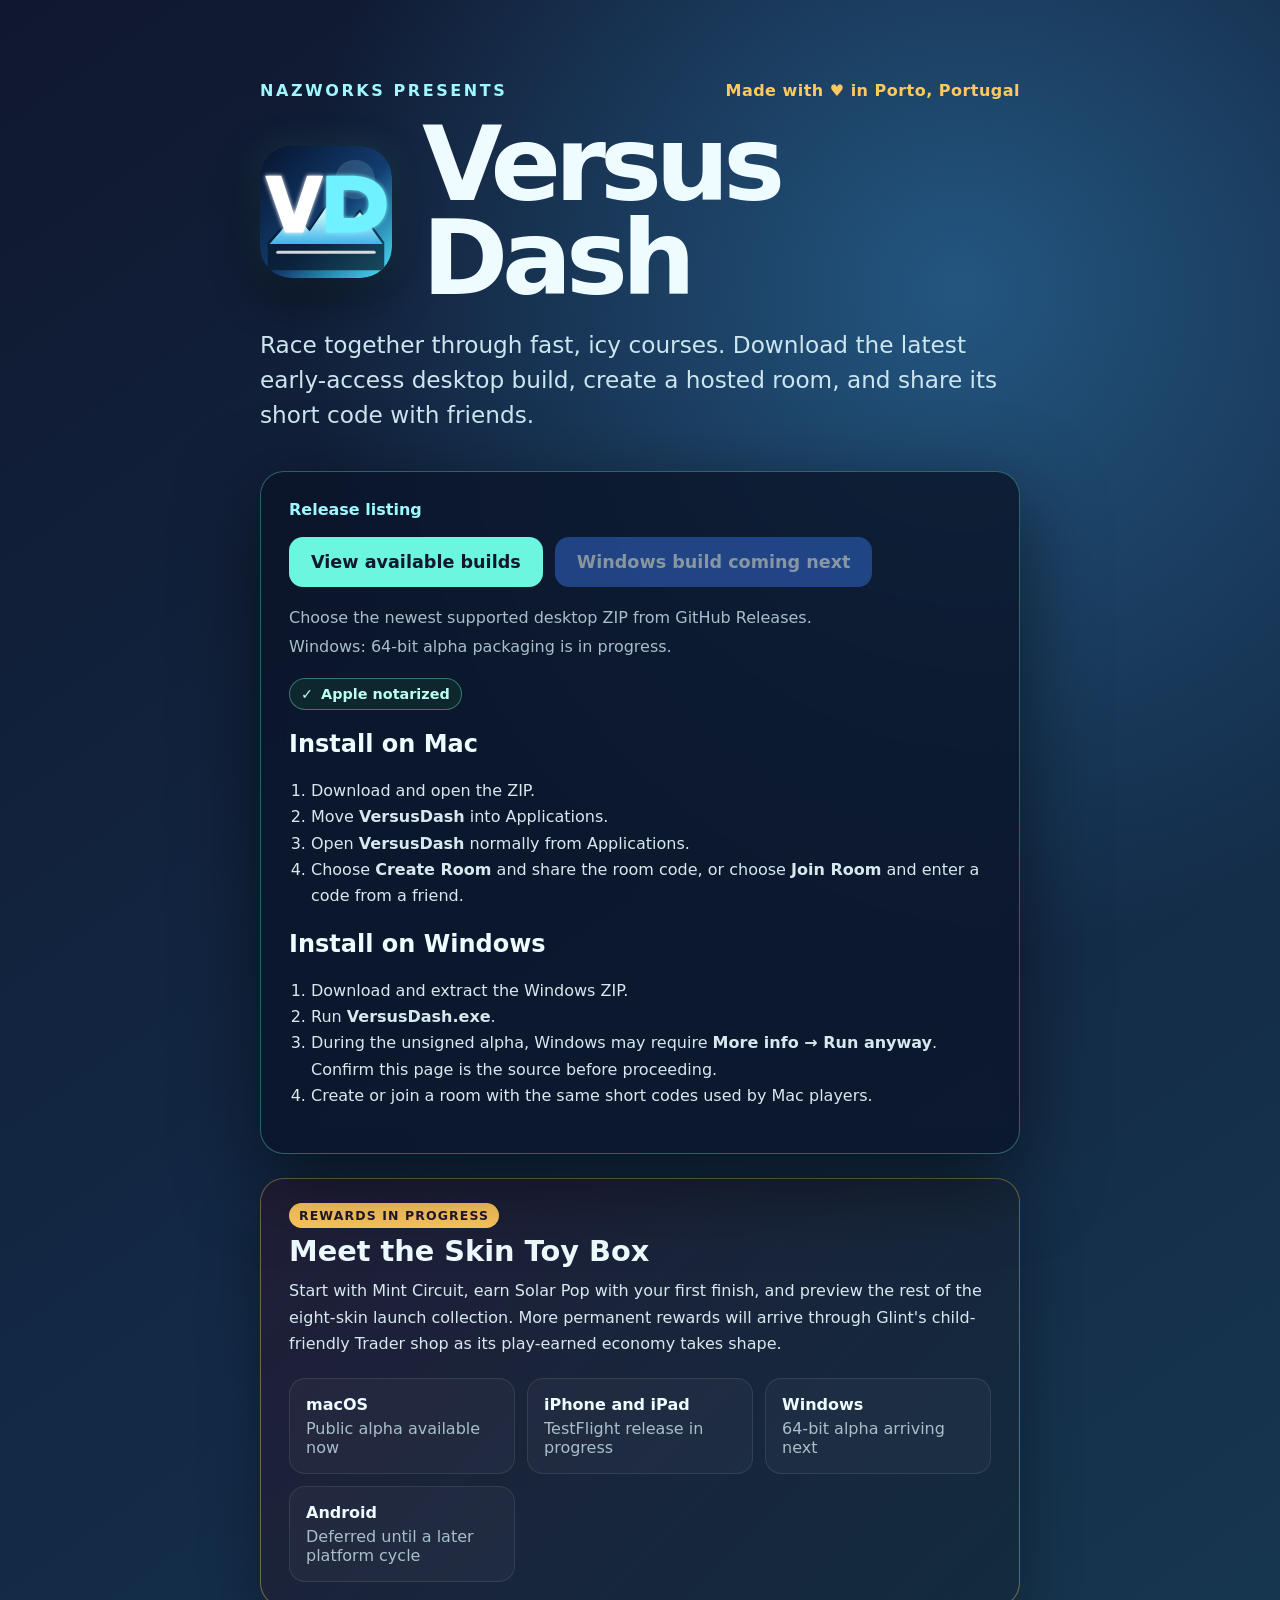
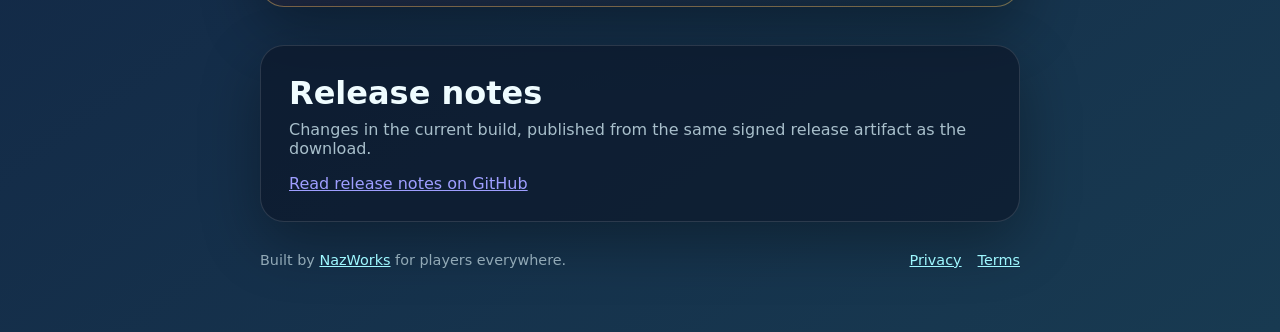
<file: site/index.html>
<!doctype html>
<html lang="en">
<head>
  <meta charset="utf-8">
  <meta name="viewport" content="width=device-width, initial-scale=1">
  <meta name="theme-color" content="#10182f">
  <link rel="icon" href="versusdash-icon.svg" type="image/svg+xml">
  <title>Download VersusDash</title>
  <style>
    :root { color-scheme: dark; font-family: ui-rounded, "SF Pro Rounded", system-ui, sans-serif; }
    * { box-sizing: border-box; }
    body { margin: 0; min-height: 100vh; color: #effcff; background: radial-gradient(circle at 75% 15%, #235680 0, transparent 35%), linear-gradient(145deg, #10182f, #132a47 55%, #183a51); }
    main { width: min(760px, calc(100% - 32px)); margin: 0 auto; padding: 9vh 0 64px; }
    .topline { display: flex; flex-wrap: wrap; align-items: center; justify-content: space-between; gap: 12px 24px; }
    .eyebrow { color: #9ff8ff; font-weight: 800; letter-spacing: .16em; text-transform: uppercase; }
    .porto { color: #ffc95f; font-weight: 750; letter-spacing: .03em; }
    .brand { display: flex; align-items: center; gap: clamp(16px, 4vw, 30px); margin: 18px 0 20px; }
    .brand-mark { width: clamp(88px, 17vw, 132px); height: auto; flex: 0 0 auto; border-radius: 24%; box-shadow: 0 18px 48px #0007, 0 0 34px #6cf5df22; }
    h1 { margin: 0; font-size: clamp(3rem, 9vw, 6.5rem); line-height: .9; letter-spacing: -.06em; }
    .lead { width: 100%; color: #cce6f0; font-size: clamp(1.15rem, 3vw, 1.45rem); line-height: 1.5; }
    .card { margin-top: 38px; padding: 28px; border: 1px solid #6cf5df55; border-radius: 24px; background: #0b1528cc; box-shadow: 0 24px 80px #0008; backdrop-filter: blur(12px); }
    .version { margin: 0 0 18px; color: #9ff8ff; font-weight: 700; }
    .download { display: inline-block; padding: 15px 22px; border-radius: 14px; color: #10182f; background: #6cf5df; font-size: 1.1rem; font-weight: 900; text-decoration: none; transition: transform .15s, box-shadow .15s; }
    .download:hover { transform: translateY(-2px); box-shadow: 0 12px 32px #6cf5df44; }
    .download[aria-disabled="true"] { opacity: .55; pointer-events: none; }
    .downloads { display: flex; flex-wrap: wrap; gap: 12px; }
    .download.windows { color: #effcff; background: #3266c9; }
    .download.windows:hover { box-shadow: 0 12px 32px #3266c966; }
    .build-meta { display: grid; gap: 4px; margin: 18px 0 0; }
    .meta { margin: 18px 0 0; color: #a8bfcb; line-height: 1.6; }
    .build-meta .meta { margin: 0; }
    .feature-note { margin-top: 24px; padding: 24px 28px; border: 1px solid #ffc95f66; border-radius: 24px; background: linear-gradient(135deg, #221c35dd, #122b3ddd); box-shadow: 0 20px 60px #0005; }
    .feature-note h2 { margin: 6px 0 10px; font-size: 1.8rem; }
    .feature-note p { margin: 0; color: #d7e9ef; line-height: 1.65; }
    .preview-pill { display: inline-block; padding: 5px 10px; border-radius: 999px; color: #21182e; background: #ffc95f; font-size: .78rem; font-weight: 900; letter-spacing: .09em; text-transform: uppercase; }
    .platforms { display: grid; grid-template-columns: repeat(auto-fit, minmax(180px, 1fr)); gap: 12px; margin-top: 20px; }
    .platform { padding: 16px; border: 1px solid #ffffff18; border-radius: 16px; background: #ffffff08; }
    .platform strong { display: block; margin-bottom: 5px; }
    .platform span { color: #a8bfcb; }
    .notes { margin-top: 38px; padding: 28px; border: 1px solid #ffffff20; border-radius: 24px; background: #0b1528aa; box-shadow: 0 20px 60px #0005; }
    .notes h2 { margin: 0 0 8px; font-size: 2rem; }
    .notes-intro { margin-top: 0; color: #a8bfcb; }
    .release-note { margin-top: 14px; padding: 20px; border: 1px solid #ffffff20; border-radius: 18px; background: #0b152899; }
    .release-note h3 { margin: 0 0 6px; }
    .release-note h3 a { color: #9ff8ff; text-decoration: none; }
    .release-date { margin: 0 0 12px; color: #91a9b6; font-size: .9rem; }
    .release-body { margin: 0; color: #d7e9ef; line-height: 1.55; white-space: pre-wrap; }
    .trust { display: inline-flex; align-items: center; gap: 8px; margin: 18px 0 0; padding: 7px 11px; border: 1px solid #6cf5df66; border-radius: 999px; color: #bafff2; background: #12332f99; font-size: .9rem; font-weight: 750; }
    ol { padding-left: 22px; color: #d7e9ef; line-height: 1.65; }
    code { color: #ffc95f; overflow-wrap: anywhere; }
    footer { display: flex; flex-wrap: wrap; justify-content: space-between; gap: 10px 20px; margin-top: 30px; color: #91a9b6; font-size: .9rem; }
    .legal-links { display: flex; gap: 16px; }
    footer a { color: #9ff8ff; }
  </style>
</head>
<body>
  <main>
    <div class="topline">
      <div class="eyebrow">NazWorks presents</div>
      <div class="porto">Made with ♥ in Porto, Portugal</div>
    </div>
    <div class="brand">
      <img class="brand-mark" src="versusdash-icon.svg" alt="" width="132" height="132">
      <h1>Versus<br>Dash</h1>
    </div>
    <p class="lead">Race together through fast, icy courses. Download the latest early-access desktop build, create a hosted room, and share its short code with friends.</p>
    <section class="card" aria-live="polite">
      <p class="version" id="version">Finding the current release…</p>
      <div class="downloads">
        <a class="download" id="mac-download" aria-disabled="true">Preparing Mac download…</a>
        <a class="download windows" id="windows-download" aria-disabled="true">Windows build coming next</a>
      </div>
      <div class="build-meta">
        <p class="meta" id="mac-details">Mac: universal Apple silicon and Intel build.</p>
        <p class="meta" id="windows-details">Windows: 64-bit alpha packaging is in progress.</p>
      </div>
      <p class="trust" aria-label="Apple notarized"><span aria-hidden="true">✓</span> Apple notarized</p>
      <h2>Install on Mac</h2>
      <ol>
        <li>Download and open the ZIP.</li>
        <li>Move <strong>VersusDash</strong> into Applications.</li>
        <li>Open <strong>VersusDash</strong> normally from Applications.</li>
        <li>Choose <strong>Create Room</strong> and share the room code, or choose <strong>Join Room</strong> and enter a code from a friend.</li>
      </ol>
      <h2>Install on Windows</h2>
      <ol>
        <li>Download and extract the Windows ZIP.</li>
        <li>Run <strong>VersusDash.exe</strong>.</li>
        <li>During the unsigned alpha, Windows may require <strong>More info → Run anyway</strong>. Confirm this page is the source before proceeding.</li>
        <li>Create or join a room with the same short codes used by Mac players.</li>
      </ol>
    </section>
    <section class="feature-note" aria-labelledby="skin-preview-title">
      <span class="preview-pill">Rewards in progress</span>
      <h2 id="skin-preview-title">Meet the Skin Toy Box</h2>
      <p>Start with Mint Circuit, earn Solar Pop with your first finish, and preview the rest of the eight-skin launch collection. More permanent rewards will arrive through Glint's child-friendly Trader shop as its play-earned economy takes shape.</p>
      <div class="platforms" aria-label="Platform availability">
        <div class="platform"><strong>macOS</strong><span>Public alpha available now</span></div>
        <div class="platform"><strong>iPhone and iPad</strong><span>TestFlight release in progress</span></div>
        <div class="platform"><strong>Windows</strong><span>64-bit alpha arriving next</span></div>
        <div class="platform"><strong>Android</strong><span>Deferred until a later platform cycle</span></div>
      </div>
    </section>
    <section class="notes" aria-labelledby="release-notes-title">
      <h2 id="release-notes-title">Release notes</h2>
      <p class="notes-intro">Changes in the current build, published from the same signed release artifact as the download.</p>
      <div id="release-notes" aria-live="polite">Loading recent releases…</div>
    </section>
    <footer>
      <span>Built by <a href="https://github.com/NazWorks/VersusDash-Downloads">NazWorks</a> for players everywhere.</span>
      <span class="legal-links"><a href="privacy/">Privacy</a><a href="terms/">Terms</a></span>
    </footer>
  </main>
  <script>
    const releasesUrl = "https://api.github.com/repos/NazWorks/VersusDash-Downloads/releases?per_page=20";
    const fallbackUrl = "https://github.com/NazWorks/VersusDash-Downloads/releases";
    const version = document.querySelector("#version");
    const macDownload = document.querySelector("#mac-download");
    const windowsDownload = document.querySelector("#windows-download");
    const macDetails = document.querySelector("#mac-details");
    const windowsDetails = document.querySelector("#windows-details");
    const releaseNotes = document.querySelector("#release-notes");

    function renderReleaseNotes(releases) {
      releaseNotes.textContent = "";
      const published = releases.filter(release => !release.draft).slice(0, 1);
      if (!published.length) {
        releaseNotes.textContent = "No release notes have been published yet.";
        return;
      }
      for (const release of published) {
        const article = document.createElement("article");
        article.className = "release-note";
        const heading = document.createElement("h3");
        const link = document.createElement("a");
        link.href = release.html_url;
        link.textContent = release.name || release.tag_name;
        heading.append(link);
        const date = document.createElement("p");
        date.className = "release-date";
        date.textContent = new Intl.DateTimeFormat(undefined, { dateStyle: "long" }).format(new Date(release.published_at));
        const body = document.createElement("p");
        body.className = "release-body";
        const publicBody = (release.body || "")
          .split(/\nSource revision:/, 1)[0]
          .trim();
        body.textContent = publicBody || "See the release on GitHub for details.";
        article.append(heading, date, body);
        releaseNotes.append(article);
      }
    }

    fetch(releasesUrl, { headers: { Accept: "application/vnd.github+json" } })
      .then(response => {
        if (!response.ok) throw new Error("release lookup failed");
        return response.json();
      })
      .then(releases => {
        const candidates = releases
          .filter(release => !release.draft)
          .sort((left, right) => Date.parse(right.published_at) - Date.parse(left.published_at));
        renderReleaseNotes(candidates);
        for (const release of candidates) {
          const macAsset = release.assets.find(item => item.name.endsWith("macOS-universal.zip"));
          if (!macAsset) continue;
          const windowsAsset = release.assets.find(item => item.name.endsWith("Windows-x86_64.zip"));
          version.textContent = `${release.name || release.tag_name}${release.prerelease ? " · Early access" : ""}`;
          macDownload.textContent = "Download for Mac";
          macDownload.href = macAsset.browser_download_url;
          macDownload.removeAttribute("aria-disabled");
          const macSizeMiB = (macAsset.size / 1048576).toFixed(1);
          macDetails.textContent = `Mac: universal Apple silicon + Intel · ${macSizeMiB} MiB`;
          macDetails.title = `${macAsset.size.toLocaleString()} bytes reported by GitHub Releases`;
          if (windowsAsset) {
            windowsDownload.textContent = "Download for Windows";
            windowsDownload.href = windowsAsset.browser_download_url;
            windowsDownload.removeAttribute("aria-disabled");
            const windowsSizeMiB = (windowsAsset.size / 1048576).toFixed(1);
            windowsDetails.textContent = `Windows: 64-bit portable ZIP · ${windowsSizeMiB} MiB`;
            windowsDetails.title = `${windowsAsset.size.toLocaleString()} bytes reported by GitHub Releases`;
          }
          return;
        }
        throw new Error("no Mac release found");
      })
      .catch(() => {
        version.textContent = "Release listing";
        macDownload.textContent = "View available builds";
        macDownload.href = fallbackUrl;
        macDownload.removeAttribute("aria-disabled");
        macDetails.textContent = "Choose the newest supported desktop ZIP from GitHub Releases.";
        releaseNotes.innerHTML = `<a href="${fallbackUrl}">Read release notes on GitHub</a>`;
      });
  </script>
</body>
</html>
</file>
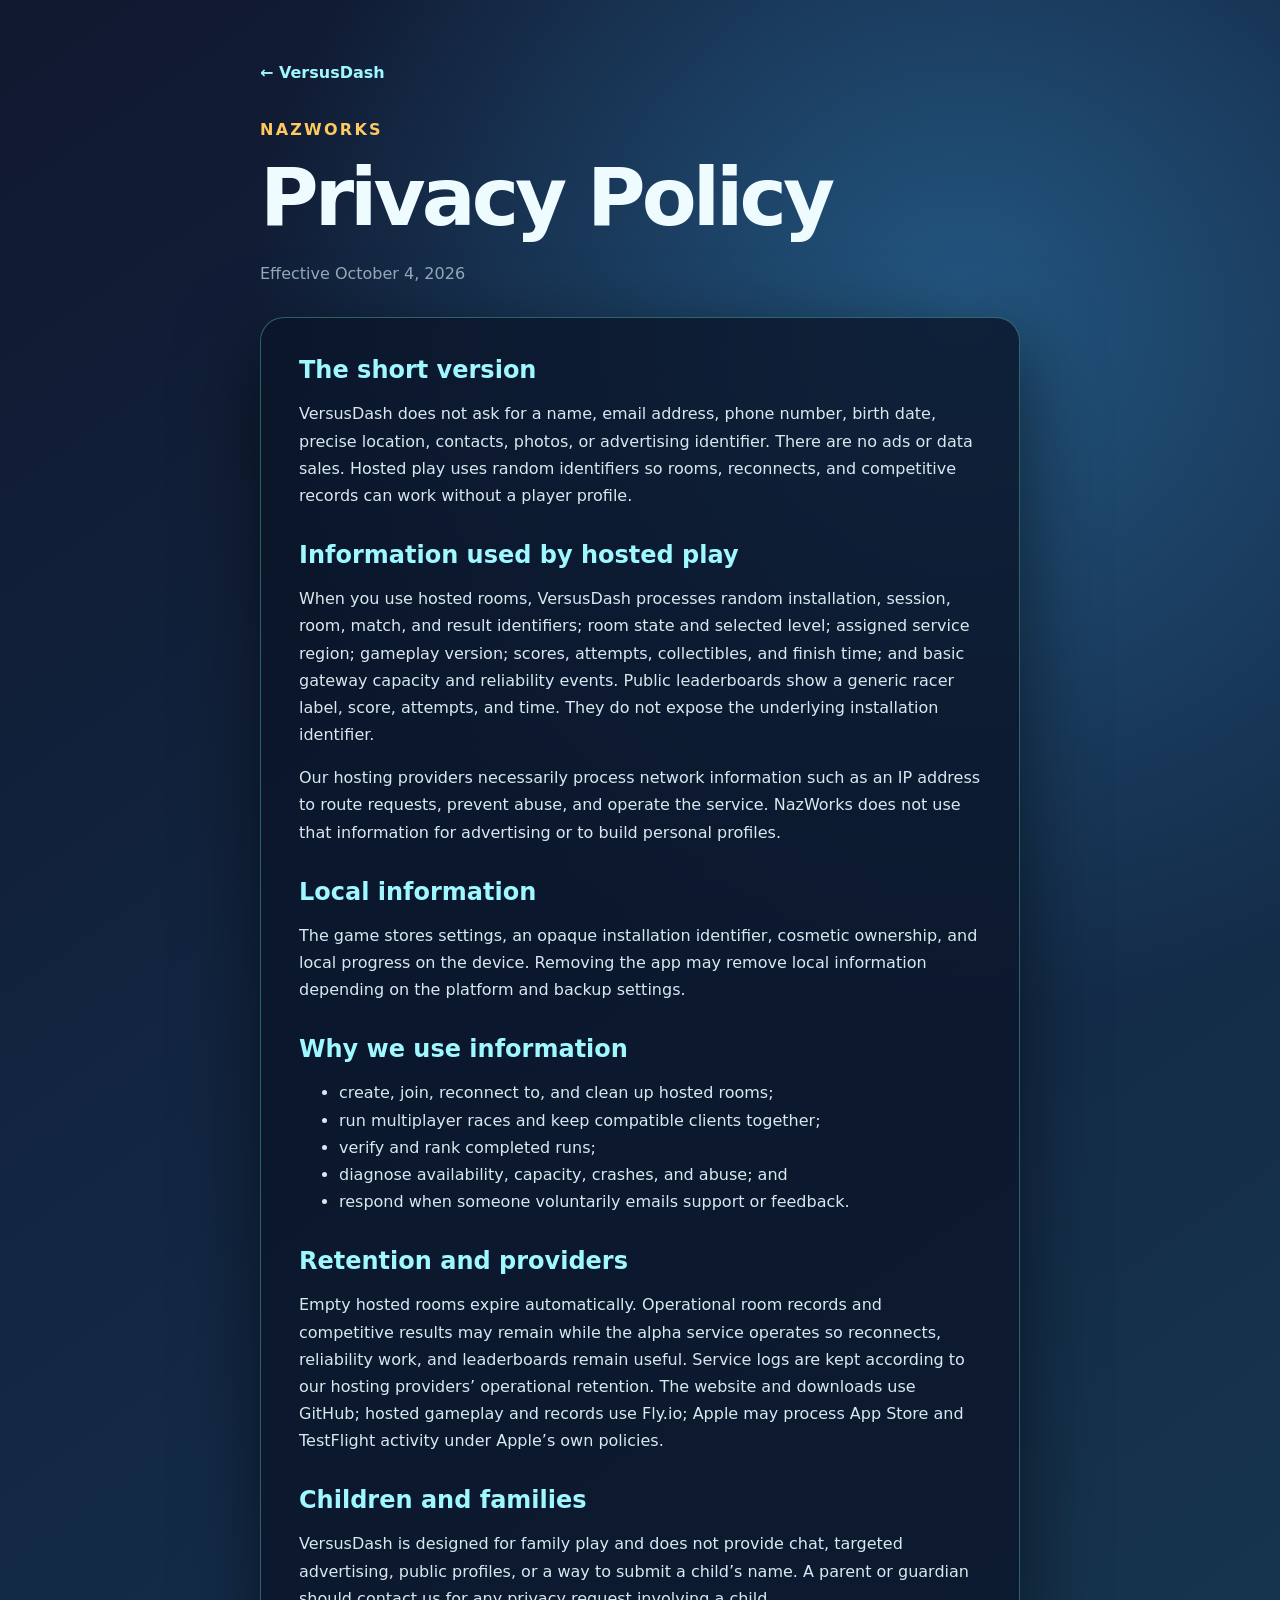
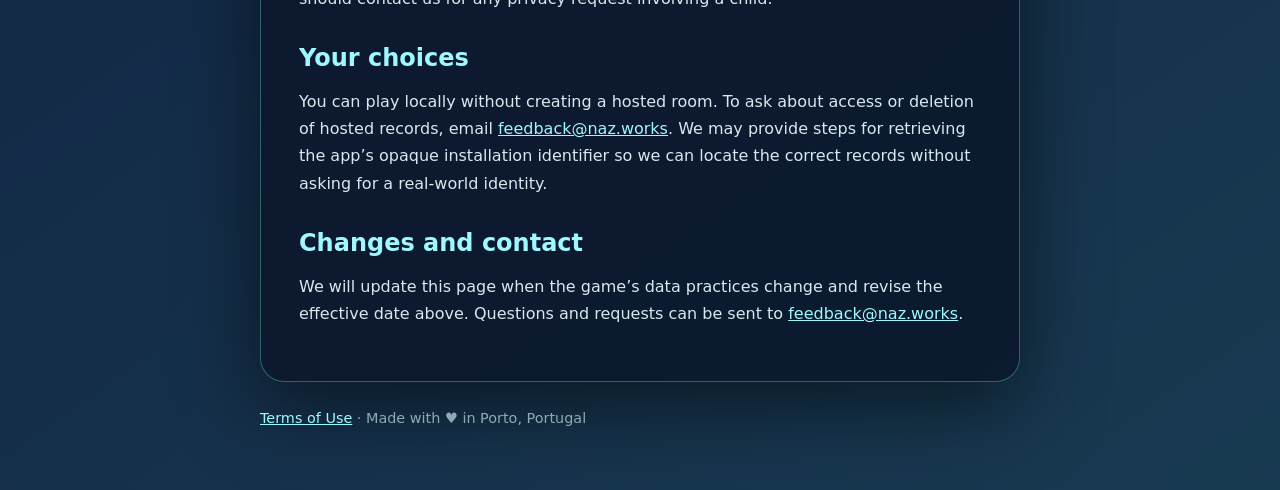
<file: site/privacy/index.html>
<!doctype html>
<html lang="en">
<head>
  <meta charset="utf-8">
  <meta name="viewport" content="width=device-width, initial-scale=1">
  <meta name="theme-color" content="#10182f">
  <link rel="icon" href="../versusdash-icon.svg" type="image/svg+xml">
  <link rel="stylesheet" href="../legal.css">
  <title>VersusDash Privacy Policy</title>
</head>
<body>
  <main>
    <a class="home" href="../">← VersusDash</a>
    <p class="eyebrow">NazWorks</p>
    <h1>Privacy Policy</h1>
    <p class="updated">Effective October 4, 2026</p>
    <article class="card">
      <h2>The short version</h2>
      <p>VersusDash does not ask for a name, email address, phone number, birth date, precise location, contacts, photos, or advertising identifier. There are no ads or data sales. Hosted play uses random identifiers so rooms, reconnects, and competitive records can work without a player profile.</p>

      <h2>Information used by hosted play</h2>
      <p>When you use hosted rooms, VersusDash processes random installation, session, room, match, and result identifiers; room state and selected level; assigned service region; gameplay version; scores, attempts, collectibles, and finish time; and basic gateway capacity and reliability events. Public leaderboards show a generic racer label, score, attempts, and time. They do not expose the underlying installation identifier.</p>
      <p>Our hosting providers necessarily process network information such as an IP address to route requests, prevent abuse, and operate the service. NazWorks does not use that information for advertising or to build personal profiles.</p>

      <h2>Local information</h2>
      <p>The game stores settings, an opaque installation identifier, cosmetic ownership, and local progress on the device. Removing the app may remove local information depending on the platform and backup settings.</p>

      <h2>Why we use information</h2>
      <ul>
        <li>create, join, reconnect to, and clean up hosted rooms;</li>
        <li>run multiplayer races and keep compatible clients together;</li>
        <li>verify and rank completed runs;</li>
        <li>diagnose availability, capacity, crashes, and abuse; and</li>
        <li>respond when someone voluntarily emails support or feedback.</li>
      </ul>

      <h2>Retention and providers</h2>
      <p>Empty hosted rooms expire automatically. Operational room records and competitive results may remain while the alpha service operates so reconnects, reliability work, and leaderboards remain useful. Service logs are kept according to our hosting providers’ operational retention. The website and downloads use GitHub; hosted gameplay and records use Fly.io; Apple may process App Store and TestFlight activity under Apple’s own policies.</p>

      <h2>Children and families</h2>
      <p>VersusDash is designed for family play and does not provide chat, targeted advertising, public profiles, or a way to submit a child’s name. A parent or guardian should contact us for any privacy request involving a child.</p>

      <h2>Your choices</h2>
      <p>You can play locally without creating a hosted room. To ask about access or deletion of hosted records, email <a href="mailto:feedback@naz.works">feedback@naz.works</a>. We may provide steps for retrieving the app’s opaque installation identifier so we can locate the correct records without asking for a real-world identity.</p>

      <h2>Changes and contact</h2>
      <p>We will update this page when the game’s data practices change and revise the effective date above. Questions and requests can be sent to <a href="mailto:feedback@naz.works">feedback@naz.works</a>.</p>
    </article>
    <footer><a href="../terms/">Terms of Use</a> · Made with ♥ in Porto, Portugal</footer>
  </main>
</body>
</html>
</file>
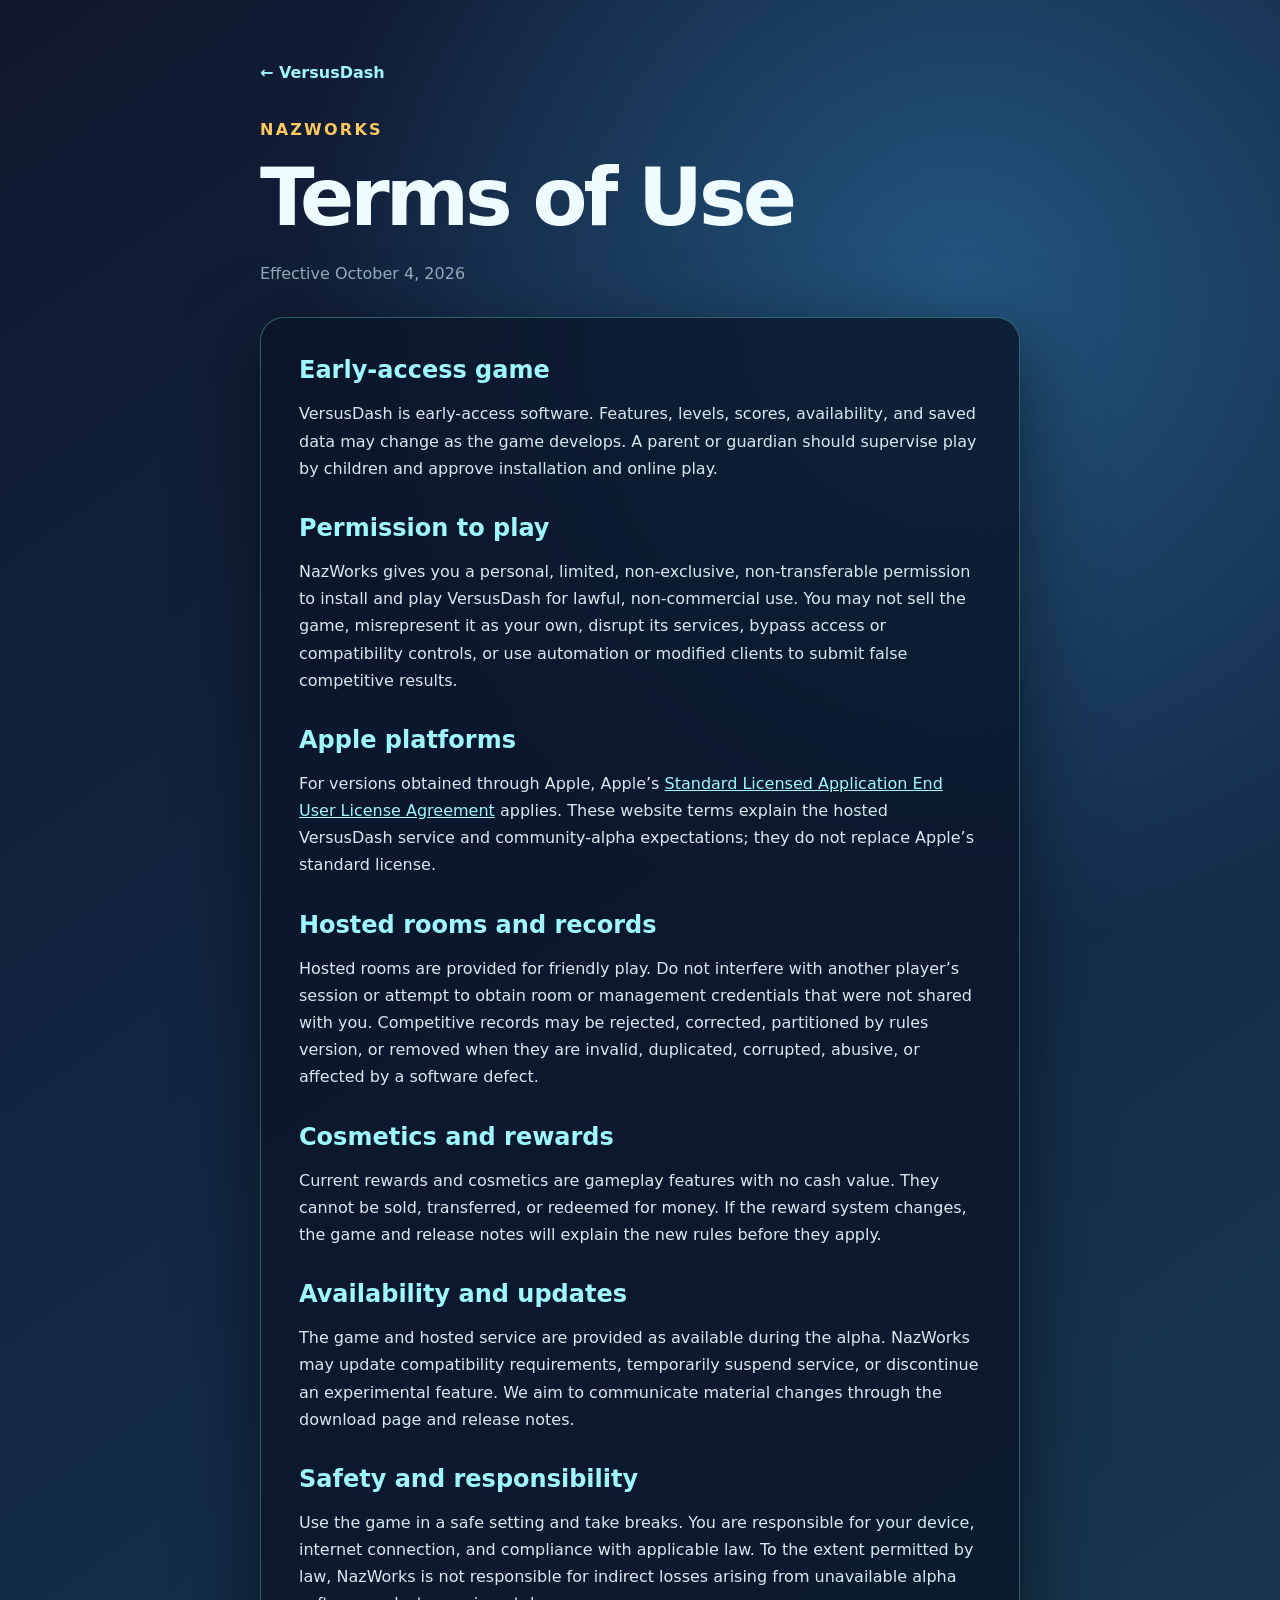
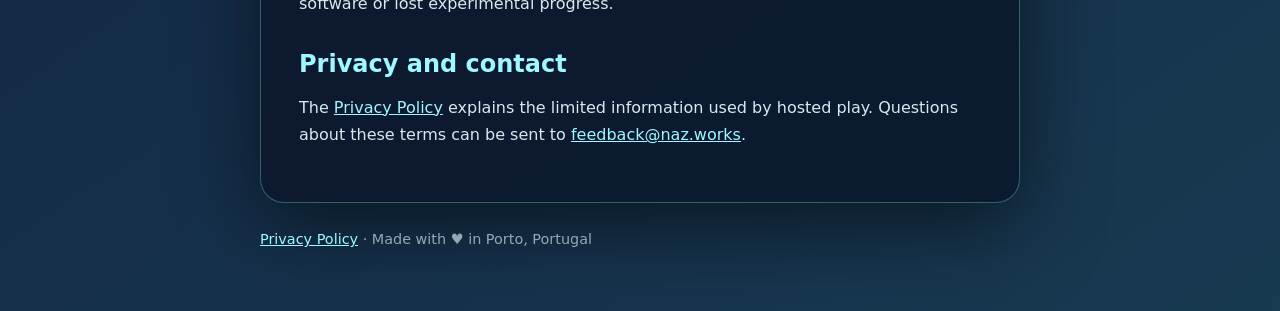
<file: site/terms/index.html>
<!doctype html>
<html lang="en">
<head>
  <meta charset="utf-8">
  <meta name="viewport" content="width=device-width, initial-scale=1">
  <meta name="theme-color" content="#10182f">
  <link rel="icon" href="../versusdash-icon.svg" type="image/svg+xml">
  <link rel="stylesheet" href="../legal.css">
  <title>VersusDash Terms of Use</title>
</head>
<body>
  <main>
    <a class="home" href="../">← VersusDash</a>
    <p class="eyebrow">NazWorks</p>
    <h1>Terms of Use</h1>
    <p class="updated">Effective October 4, 2026</p>
    <article class="card">
      <h2>Early-access game</h2>
      <p>VersusDash is early-access software. Features, levels, scores, availability, and saved data may change as the game develops. A parent or guardian should supervise play by children and approve installation and online play.</p>

      <h2>Permission to play</h2>
      <p>NazWorks gives you a personal, limited, non-exclusive, non-transferable permission to install and play VersusDash for lawful, non-commercial use. You may not sell the game, misrepresent it as your own, disrupt its services, bypass access or compatibility controls, or use automation or modified clients to submit false competitive results.</p>

      <h2>Apple platforms</h2>
      <p>For versions obtained through Apple, Apple’s <a href="https://www.apple.com/legal/internet-services/itunes/dev/stdeula/">Standard Licensed Application End User License Agreement</a> applies. These website terms explain the hosted VersusDash service and community-alpha expectations; they do not replace Apple’s standard license.</p>

      <h2>Hosted rooms and records</h2>
      <p>Hosted rooms are provided for friendly play. Do not interfere with another player’s session or attempt to obtain room or management credentials that were not shared with you. Competitive records may be rejected, corrected, partitioned by rules version, or removed when they are invalid, duplicated, corrupted, abusive, or affected by a software defect.</p>

      <h2>Cosmetics and rewards</h2>
      <p>Current rewards and cosmetics are gameplay features with no cash value. They cannot be sold, transferred, or redeemed for money. If the reward system changes, the game and release notes will explain the new rules before they apply.</p>

      <h2>Availability and updates</h2>
      <p>The game and hosted service are provided as available during the alpha. NazWorks may update compatibility requirements, temporarily suspend service, or discontinue an experimental feature. We aim to communicate material changes through the download page and release notes.</p>

      <h2>Safety and responsibility</h2>
      <p>Use the game in a safe setting and take breaks. You are responsible for your device, internet connection, and compliance with applicable law. To the extent permitted by law, NazWorks is not responsible for indirect losses arising from unavailable alpha software or lost experimental progress.</p>

      <h2>Privacy and contact</h2>
      <p>The <a href="../privacy/">Privacy Policy</a> explains the limited information used by hosted play. Questions about these terms can be sent to <a href="mailto:feedback@naz.works">feedback@naz.works</a>.</p>
    </article>
    <footer><a href="../privacy/">Privacy Policy</a> · Made with ♥ in Porto, Portugal</footer>
  </main>
</body>
</html>
</file>
<file: site/legal.css>
:root { color-scheme: dark; font-family: ui-rounded, "SF Pro Rounded", system-ui, sans-serif; }
* { box-sizing: border-box; }
body { margin: 0; min-height: 100vh; color: #effcff; background: radial-gradient(circle at 75% 15%, #235680 0, transparent 35%), linear-gradient(145deg, #10182f, #132a47 55%, #183a51); }
main { width: min(760px, calc(100% - 32px)); margin: 0 auto; padding: 7vh 0 64px; }
.home { color: #9ff8ff; font-weight: 800; text-decoration: none; }
.home:hover { text-decoration: underline; }
.eyebrow { margin: 34px 0 8px; color: #ffc95f; font-weight: 800; letter-spacing: .14em; text-transform: uppercase; }
h1 { margin: 0; font-size: clamp(2.7rem, 8vw, 5rem); letter-spacing: -.05em; }
.updated { color: #91a9b6; }
.card { margin-top: 30px; padding: clamp(22px, 5vw, 38px); border: 1px solid #6cf5df55; border-radius: 24px; background: #0b1528cc; box-shadow: 0 24px 80px #0008; }
h2 { margin: 32px 0 8px; color: #9ff8ff; }
h2:first-child { margin-top: 0; }
p, li { color: #d7e9ef; line-height: 1.7; }
a { color: #9ff8ff; }
footer { margin-top: 28px; color: #91a9b6; font-size: .9rem; }
</file>
